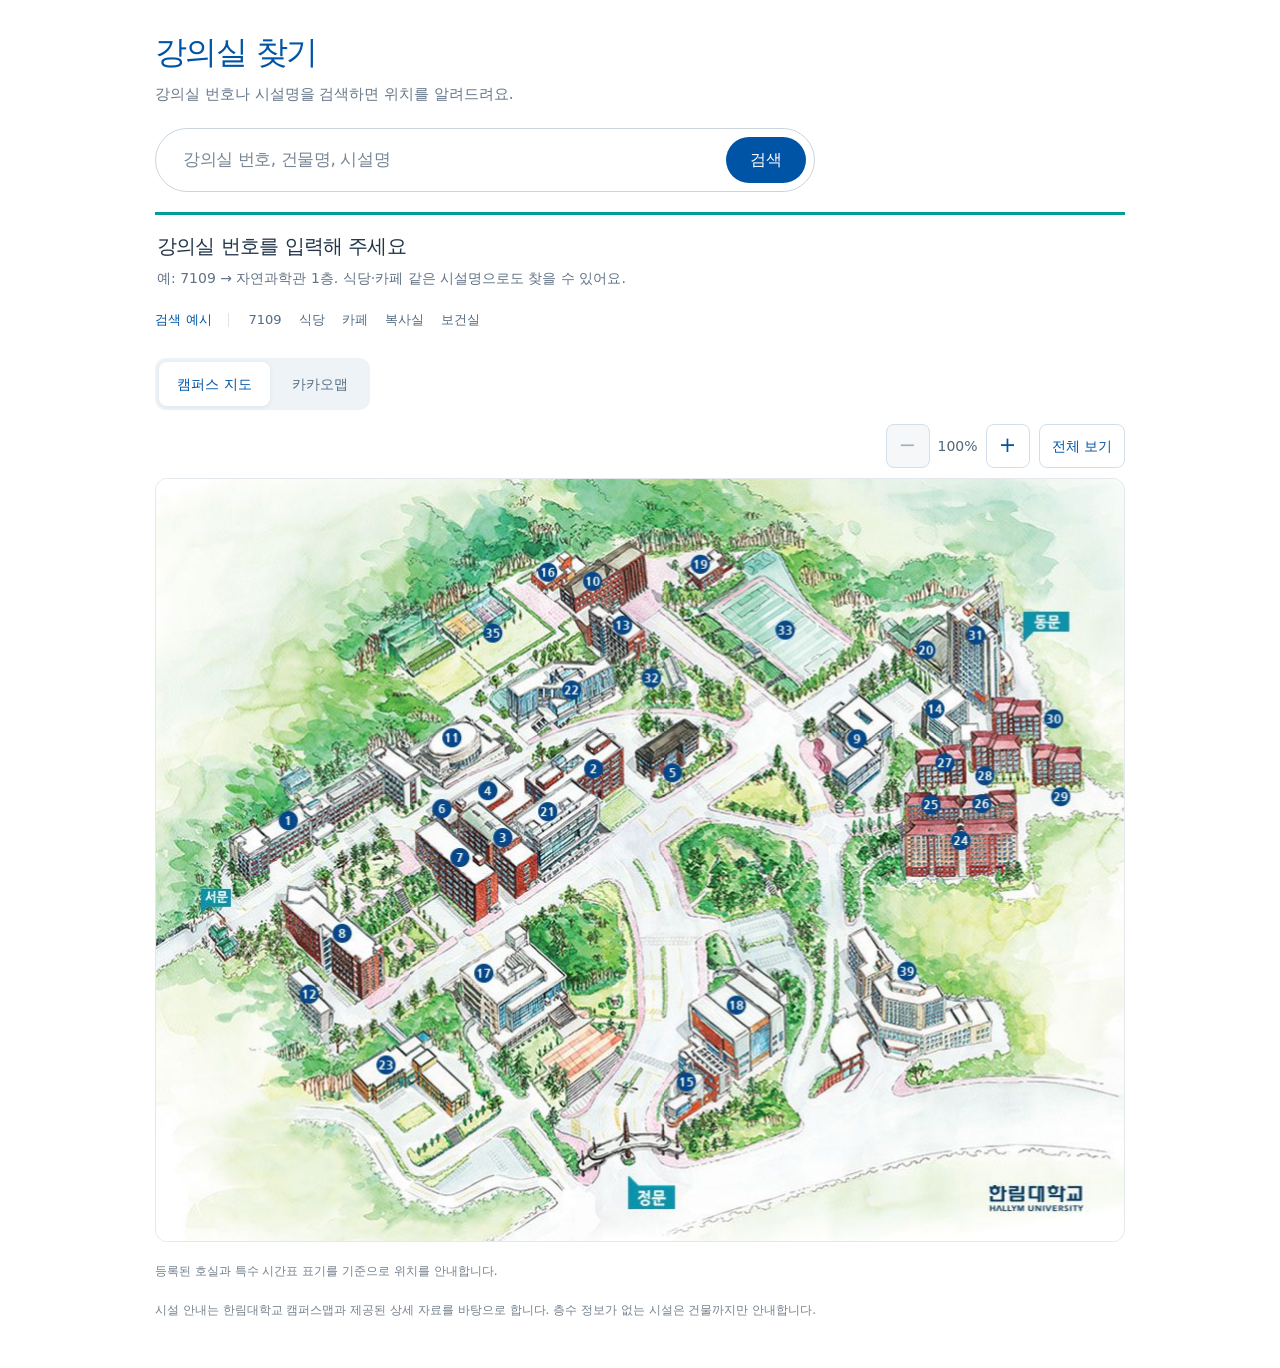
<file: index.html>
<!doctype html>
<html lang="ko">
<head>
  <meta charset="UTF-8">
  <meta name="viewport" content="width=device-width, initial-scale=1">
  <meta name="theme-color" content="#ffffff">
  <title>강의실 찾기</title>
  <link rel="icon" href="favicon.svg" type="image/svg+xml">
  <link rel="stylesheet" href="styles.css">
  <link rel="stylesheet" href="classrooms.css">
  <link rel="stylesheet" href="facilities.css">
  <link rel="stylesheet" href="directory.css">
  <link rel="stylesheet" href="map-navigation.css">
  <script type="module" src="classrooms.js"></script>
</head>
<body>
  <main class="map-main" style="padding-top:32px">
    <section class="classroom" aria-labelledby="map-title">
      <h1 id="map-title">강의실 찾기</h1>
      <p class="intro">강의실 번호나 시설명을 검색하면 위치를 알려드려요.</p>
      <form id="classroom-form" role="search">
        <label class="sr-only" for="room-query">강의실 번호, 건물명 또는 시설명</label>
        <div class="search-box"><input id="room-query" type="search" placeholder="강의실 번호, 건물명, 시설명" maxlength="60" enterkeyhint="search" autocomplete="off"><button class="room-submit" type="submit">검색</button></div>
      </form>
      <div class="room-result" role="status" aria-live="polite" aria-atomic="true"><h2 id="result-title"></h2><p id="result-detail"></p></div>
      <button id="feedback-open" class="feedback-open" type="button" hidden>정보가 다르거나 의견이 있나요?</button>
      <div class="examples" aria-label="예시 검색어"><span>검색 예시</span><button type="button" data-room="7109">7109</button><button type="button" data-room="식당">식당</button><button type="button" data-room="카페">카페</button><button type="button" data-room="복사실">복사실</button><button type="button" data-room="보건실">보건실</button></div>
      <p id="facility-count" role="status" hidden></p>
      <ul id="facility-results" aria-label="시설 검색 결과" hidden></ul>
      <div class="map-switch" role="group" aria-label="지도 선택">
        <button id="campus-view" type="button" aria-pressed="true" aria-controls="campus-panel">캠퍼스 지도</button>
        <button id="kakao-view" type="button" aria-pressed="false" aria-controls="kakao-panel">카카오맵</button>
      </div>
      <section id="kakao-panel" aria-label="카카오맵" hidden>
        <p id="kakao-status" role="status"></p>
        <div id="kakao-canvas" aria-label="한림대학교 카카오 지도"></div>
      </section>
      <div id="campus-panel">
      <div class="map-tools" role="group" aria-label="지도 확대 및 축소" style="justify-content:flex-end">
        <div class="map-buttons"><button id="map-out" type="button" aria-label="지도 축소" disabled>−</button><output id="map-scale" aria-label="지도 확대 비율">100%</output><button id="map-in" type="button" aria-label="지도 확대">+</button><button id="map-reset" type="button">전체 보기</button></div>
      </div>
      <div class="campus-map" tabindex="0" role="region" aria-label="캠퍼스 지도" aria-describedby="map-keyboard">
        <div class="map-stage">
        <img src="assets/campus-map.png" alt="한림대학교 캠퍼스 지도. 검색한 건물 위치는 지도 위 표시와 아래 검색 결과로 안내합니다." width="970" height="764">
        <img class="map-number-retouch" src="assets/campus-map-hidden-markers.png" alt="" aria-hidden="true">
        <img class="map-number-retouch map-number-retouch-34" src="assets/campus-map-hidden-markers.png" alt="" aria-hidden="true">
        <img class="map-number-retouch map-number-retouch-36" src="assets/campus-map-hidden-markers.png" alt="" aria-hidden="true">
        <img class="map-number-retouch map-number-retouch-38" src="assets/campus-map-hidden-markers.png" alt="" aria-hidden="true">
        <div id="map-pin" class="map-pin" hidden aria-hidden="true"><span id="pin-label"></span><i></i><b></b></div>
        </div>
      </div>
      <p id="map-keyboard" class="sr-only">지도에 초점을 두고 더하기·빼기 키로 확대·축소, 방향키로 이동, Home 키로 전체 보기를 할 수 있습니다.</p>
      </div>
      <p class="map-note">등록된 호실과 특수 시간표 표기를 기준으로 위치를 안내합니다.</p>
      <p class="map-note">시설 안내는 한림대학교 캠퍼스맵과 제공된 상세 자료를 바탕으로 합니다. 층수 정보가 없는 시설은 건물까지만 안내합니다.</p>
      <dialog id="feedback-dialog" class="feedback-dialog" aria-labelledby="feedback-title">
        <form id="feedback-form" method="dialog">
          <div class="feedback-heading"><h2 id="feedback-title">오류 제보 · 피드백</h2><button id="feedback-close" type="button" aria-label="피드백 창 닫기">×</button></div>
          <p id="feedback-context"></p>
          <label for="feedback-details">잘못된 정보나 개선 의견을 알려주세요.</label>
          <textarea id="feedback-details" rows="4" maxlength="500" required placeholder="예: 시설 위치가 달라요. 이런 기능이 있으면 좋겠어요."></textarea>
          <p id="feedback-submit-note" class="feedback-submit-note">다음 화면의 구글 폼에서 내용을 확인하고 ‘제출’을 눌러야 접수가 완료됩니다.</p>
          <button class="feedback-submit" type="submit" aria-describedby="feedback-submit-note">구글 폼으로 이동</button>
        </form>
      </dialog>
    </section>
  </main>
  <script>
    if (location.hostname.endsWith('.vercel.app')) {
      window.va = window.va || function () { (window.vaq = window.vaq || []).push(arguments); };
      var analyticsScript = document.createElement('script');
      analyticsScript.defer = true;
      analyticsScript.src = '/_vercel/insights/script.js';
      document.head.appendChild(analyticsScript);
    }
  </script>
</body>
</html>
</file>
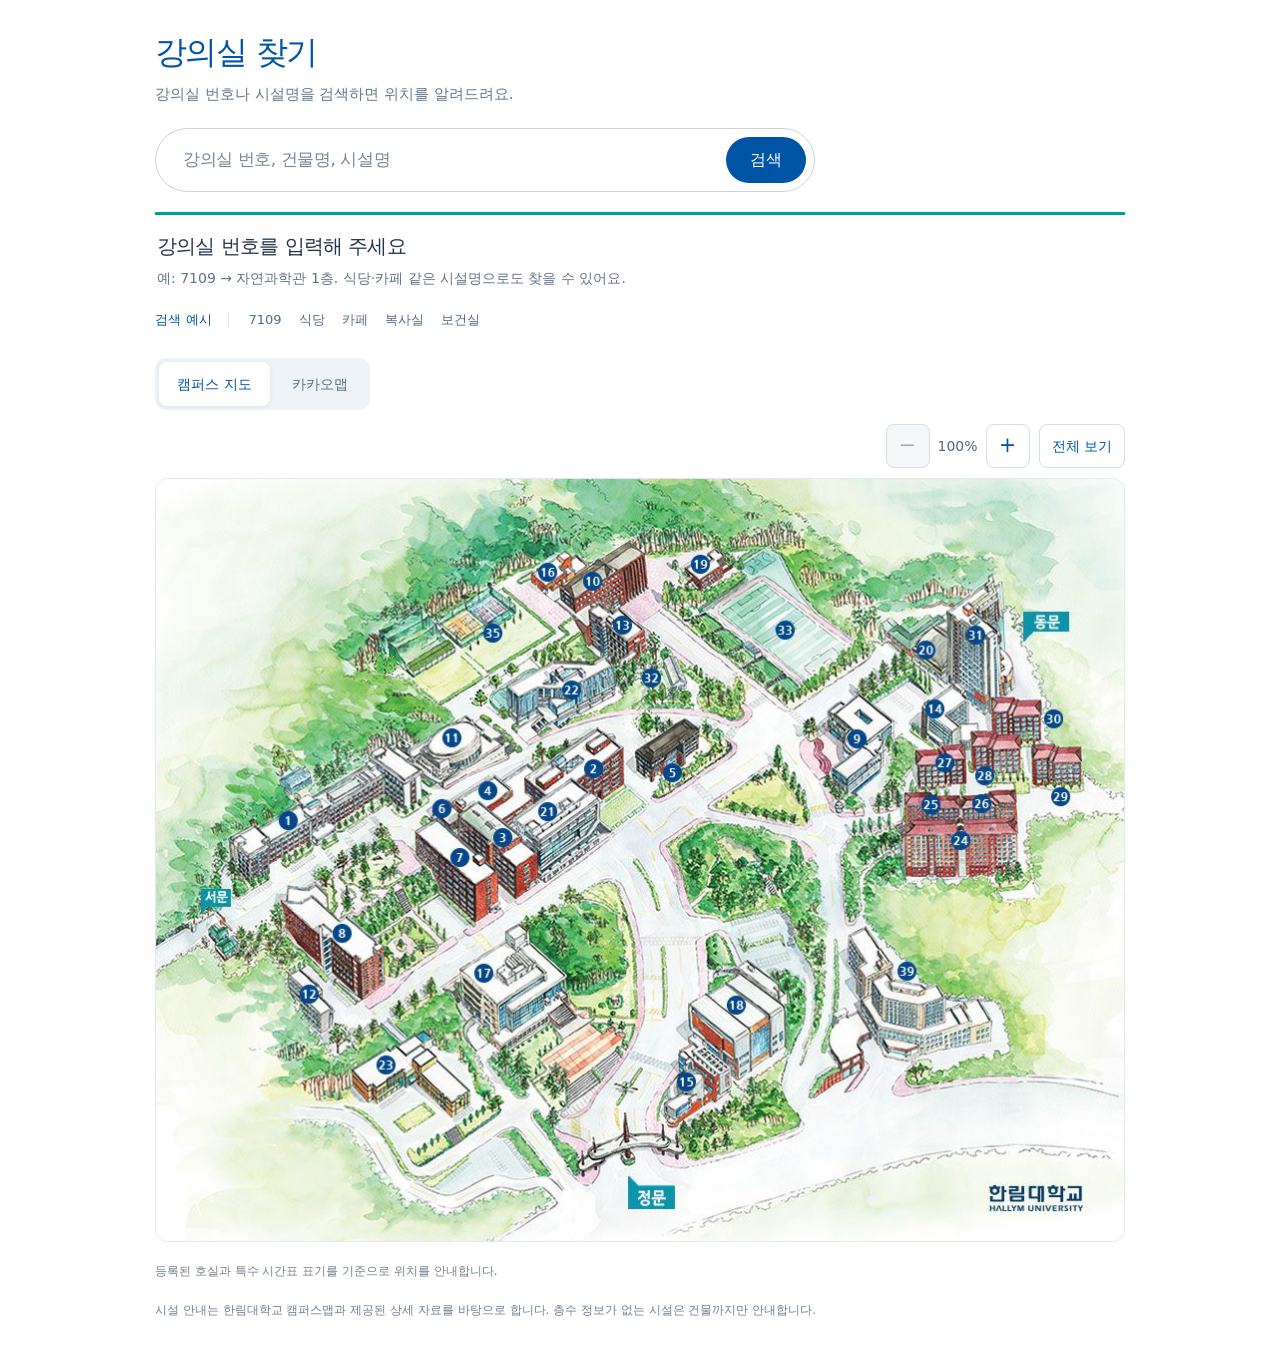
<file: classrooms.html>
<!doctype html>
<html lang="ko">
<head>
  <meta charset="UTF-8">
  <meta name="viewport" content="width=device-width, initial-scale=1">
  <meta name="theme-color" content="#ffffff">
  <title>강의실 찾기</title>
  <link rel="icon" href="favicon.svg" type="image/svg+xml">
  <link rel="stylesheet" href="styles.css">
  <link rel="stylesheet" href="classrooms.css">
  <link rel="stylesheet" href="facilities.css">
  <link rel="stylesheet" href="directory.css">
  <link rel="stylesheet" href="map-navigation.css">
  <script type="module" src="classrooms.js"></script>
</head>
<body>
  <main class="map-main" style="padding-top:32px">
    <section class="classroom" aria-labelledby="map-title">
      <h1 id="map-title">강의실 찾기</h1>
      <p class="intro">강의실 번호나 시설명을 검색하면 위치를 알려드려요.</p>
      <form id="classroom-form" role="search">
        <label class="sr-only" for="room-query">강의실 번호, 건물명 또는 시설명</label>
        <div class="search-box"><input id="room-query" type="search" placeholder="강의실 번호, 건물명, 시설명" maxlength="60" enterkeyhint="search" autocomplete="off"><button class="room-submit" type="submit">검색</button></div>
      </form>
      <div class="room-result" role="status" aria-live="polite" aria-atomic="true"><h2 id="result-title"></h2><p id="result-detail"></p></div>
      <button id="feedback-open" class="feedback-open" type="button" hidden>정보가 다르거나 의견이 있나요?</button>
      <div class="examples" aria-label="예시 검색어"><span>검색 예시</span><button type="button" data-room="7109">7109</button><button type="button" data-room="식당">식당</button><button type="button" data-room="카페">카페</button><button type="button" data-room="복사실">복사실</button><button type="button" data-room="보건실">보건실</button></div>
      <p id="facility-count" role="status" hidden></p>
      <ul id="facility-results" aria-label="시설 검색 결과" hidden></ul>
      <div class="map-switch" role="group" aria-label="지도 선택">
        <button id="campus-view" type="button" aria-pressed="true" aria-controls="campus-panel">캠퍼스 지도</button>
        <button id="kakao-view" type="button" aria-pressed="false" aria-controls="kakao-panel">카카오맵</button>
      </div>
      <section id="kakao-panel" aria-label="카카오맵" hidden>
        <p id="kakao-status" role="status"></p>
        <div id="kakao-canvas" aria-label="한림대학교 카카오 지도"></div>
      </section>
      <div id="campus-panel">
      <div class="map-tools" role="group" aria-label="지도 확대 및 축소" style="justify-content:flex-end">
        <div class="map-buttons"><button id="map-out" type="button" aria-label="지도 축소" disabled>−</button><output id="map-scale" aria-label="지도 확대 비율">100%</output><button id="map-in" type="button" aria-label="지도 확대">+</button><button id="map-reset" type="button">전체 보기</button></div>
      </div>
      <div class="campus-map" tabindex="0" role="region" aria-label="캠퍼스 지도" aria-describedby="map-keyboard">
        <div class="map-stage">
        <img src="assets/campus-map.png" alt="한림대학교 캠퍼스 지도. 검색한 건물 위치는 지도 위 표시와 아래 검색 결과로 안내합니다." width="970" height="764">
        <img class="map-number-retouch" src="assets/campus-map-hidden-markers.png" alt="" aria-hidden="true">
        <img class="map-number-retouch map-number-retouch-34" src="assets/campus-map-hidden-markers.png" alt="" aria-hidden="true">
        <img class="map-number-retouch map-number-retouch-36" src="assets/campus-map-hidden-markers.png" alt="" aria-hidden="true">
        <img class="map-number-retouch map-number-retouch-38" src="assets/campus-map-hidden-markers.png" alt="" aria-hidden="true">
        <div id="map-pin" class="map-pin" hidden aria-hidden="true"><span id="pin-label"></span><i></i><b></b></div>
        </div>
      </div>
      <p id="map-keyboard" class="sr-only">지도에 초점을 두고 더하기·빼기 키로 확대·축소, 방향키로 이동, Home 키로 전체 보기를 할 수 있습니다.</p>
      </div>
      <p class="map-note">등록된 호실과 특수 시간표 표기를 기준으로 위치를 안내합니다.</p>
      <p class="map-note">시설 안내는 한림대학교 캠퍼스맵과 제공된 상세 자료를 바탕으로 합니다. 층수 정보가 없는 시설은 건물까지만 안내합니다.</p>
      <dialog id="feedback-dialog" class="feedback-dialog" aria-labelledby="feedback-title">
        <form id="feedback-form" method="dialog">
          <div class="feedback-heading"><h2 id="feedback-title">오류 제보 · 피드백</h2><button id="feedback-close" type="button" aria-label="피드백 창 닫기">×</button></div>
          <p id="feedback-context"></p>
          <label for="feedback-details">잘못된 정보나 개선 의견을 알려주세요.</label>
          <textarea id="feedback-details" rows="4" maxlength="500" required placeholder="예: 시설 위치가 달라요. 이런 기능이 있으면 좋겠어요."></textarea>
          <p id="feedback-submit-note" class="feedback-submit-note">다음 화면의 구글 폼에서 내용을 확인하고 ‘제출’을 눌러야 접수가 완료됩니다.</p>
          <button class="feedback-submit" type="submit" aria-describedby="feedback-submit-note">구글 폼으로 이동</button>
        </form>
      </dialog>
    </section>
  </main>
  <script>
    if (location.hostname.endsWith('.vercel.app')) {
      window.va = window.va || function () { (window.vaq = window.vaq || []).push(arguments); };
      var analyticsScript = document.createElement('script');
      analyticsScript.defer = true;
      analyticsScript.src = '/_vercel/insights/script.js';
      document.head.appendChild(analyticsScript);
    }
  </script>
</body>
</html>
</file>
<file: styles.css>
:root{font-family:"Apple SD Gothic Neo","Malgun Gothic",system-ui,sans-serif;color:#23364a;background:#fff;font-size:16px;line-height:1.6;font-synthesis:none;--blue:#0054a6;--teal:#009e96}
*{box-sizing:border-box}body{margin:0;min-height:100vh;min-height:100svh;display:flex;flex-direction:column}button,input{font:inherit}main{flex:1;display:flex;justify-content:center;align-items:center;padding:70px 24px 130px}.search-home{width:100%;max-width:660px}.identity{display:flex;align-items:center;justify-content:center;gap:23px;margin-bottom:29px}.wordmark{flex-shrink:0}.school{display:flex;align-items:center;gap:11px;color:var(--blue);font-size:.9375rem;font-weight:600;letter-spacing:.06em;margin-bottom:8px}.school-symbol{display:block;position:relative;width:53px;height:27px;overflow:hidden;flex-shrink:0}.school-symbol img{position:absolute;width:70px;height:auto;max-width:none;left:-11.7px;top:-36.6px}h1{font-size:2.875rem;letter-spacing:-.07em;line-height:1.3;margin:0;font-weight:700;color:var(--blue)}.characters{width:115px;height:115px;object-fit:contain}.search-box{display:flex;align-items:center;border:1px solid #cad4dd;border-radius:34px;background:#fff;min-height:64px;padding:4px 8px 4px 27px;transition:box-shadow .15s,border-color .15s}.search-box:hover{box-shadow:0 2px 10px #193c6010}.search-box:focus-within{border-color:var(--blue);box-shadow:0 0 0 3px #0054a612}input{min-width:0;width:100%;border:0;outline:0;background:transparent;color:#23364a;font-size:1.0625rem;padding:12px 0;letter-spacing:-.025em}input::placeholder{color:#788695}.search-button{display:flex;align-items:center;justify-content:center;width:48px;height:48px;flex-shrink:0;border:0;border-radius:50%;background:transparent;color:var(--blue);cursor:pointer;margin-left:8px}.search-button:hover{background:#eff6fb;color:var(--teal)}.search-button svg{width:25px;height:25px;fill:none;stroke:currentColor;stroke-width:1.9;stroke-linecap:round;stroke-linejoin:round}.search-button:focus-visible{outline:2px solid var(--blue);outline-offset:2px}.feedback{margin-top:22px;color:#617184;font-size:.875rem;text-align:center;padding:0 15px;overflow-wrap:anywhere}footer{flex-shrink:0;text-align:center;padding:23px 24px 26px;color:#6c7886;border-top:1px solid #eef1f4;font-size:.8125rem}footer p{margin:0}footer strong{font-weight:600;color:#46576a}.mobile-break{display:none}.sr-only{position:absolute;width:1px;height:1px;padding:0;margin:-1px;overflow:hidden;clip:rect(0,0,0,0);white-space:nowrap;border:0}.skip{position:absolute;top:-80px;left:16px;padding:12px;background:white;color:var(--blue);z-index:2}.skip:focus{top:12px}
@media(max-width:600px){main{padding:50px 22px 105px}.identity{gap:12px;margin-bottom:27px}h1{font-size:2.125rem}.school{font-size:.8125rem;gap:8px;margin-bottom:8px}.characters{width:83px;height:83px}.school-symbol{width:44px;height:23px}.school-symbol img{width:58px;left:-9.7px;top:-30.3px}.search-box{min-height:58px;padding:3px 5px 3px 20px}input{font-size:1rem;letter-spacing:-.05em}.search-button{width:44px;height:44px;margin-left:3px}.search-button svg{width:23px;height:23px}footer{font-size:.75rem;padding:20px 18px;line-height:1.9}.mobile-break{display:block}}
@media(max-width:350px){main{padding-inline:16px}.identity{gap:8px}h1{font-size:1.875rem}.characters{width:70px;height:70px}.search-box{padding-left:15px}input{font-size:1rem}}
@media(prefers-reduced-motion:reduce){.search-box{transition:none}}

.examples{display:flex;justify-content:center;align-items:center;flex-wrap:wrap;column-gap:13px;margin-top:9px;color:#75818e;font-size:.8125rem}.examples>span{margin-right:5px;padding-right:16px;border-right:1px solid #dce3e9;line-height:1.1;color:var(--blue);font-weight:700;white-space:nowrap}.examples button{border:0;background:transparent;color:#526b83;font-size:.8125rem;min-height:44px;padding:8px 2px;cursor:pointer;text-underline-offset:4px}.examples button:hover{color:var(--blue);text-decoration:underline}.examples button:focus-visible{outline:2px solid var(--blue);outline-offset:2px;border-radius:3px}@media(max-width:600px){.examples{column-gap:10px;font-size:.75rem}.examples button{font-size:.75rem}}
</file>
<file: classrooms.css>
.map-header{width:100%;max-width:1018px;margin:auto;padding:24px;display:flex;justify-content:space-between;gap:16px;font-size:.875rem}.map-header a{color:var(--blue);text-decoration:none;font-weight:600;min-height:44px;display:flex;align-items:center}.map-header>span{color:#687c8d;align-self:center}.map-main{display:block;padding:12px 24px 48px}.classroom{max-width:970px;margin:auto}.classroom h1{font-size:2rem;letter-spacing:-.05em}.intro{margin:8px 0 22px;color:#66788a;font-size:.9375rem}.classroom form,.classroom .examples{max-width:660px}.classroom .examples{justify-content:flex-start;margin-bottom:16px}.room-submit{border:0;background:var(--blue);color:white;border-radius:28px;min-height:46px;padding:0 24px;cursor:pointer;flex-shrink:0;margin-left:8px}.room-submit:hover{background:#004483}.room-submit:focus-visible,.map-header a:focus-visible{outline:3px solid var(--teal);outline-offset:3px}.campus-map{position:relative;width:100%;border:1px solid #e2e8ec;border-radius:12px;background:#f5f8f6}.campus-map>img{display:block;width:100%;height:auto;border-radius:12px}.map-pin{position:absolute;transform:translate(-50%,-100%);display:flex;align-items:center;flex-direction:column;filter:drop-shadow(0 3px 4px #001d4144);pointer-events:none}.map-pin[hidden]{display:none}.map-pin>span{background:var(--blue);color:white;white-space:nowrap;padding:7px 13px;border-radius:8px;font-weight:700;font-size:.875rem}.map-pin i{width:0;height:0;border-left:8px solid transparent;border-right:8px solid transparent;border-top:12px solid var(--blue)}.map-pin b{position:absolute;bottom:-5px;width:11px;height:11px;border:3px solid white;border-radius:50%;background:var(--blue)}.map-pin.top-edge{transform:translate(-50%,0);flex-direction:column-reverse}.map-pin.top-edge i{transform:rotate(180deg)}.map-pin.top-edge b{top:-5px;bottom:auto}.room-result{border-top:3px solid var(--teal);margin-top:20px;padding:15px 2px 0}.room-result h2{margin:0;font-size:1.25rem;letter-spacing:-.04em}.room-result p{margin:5px 0;color:#627386;font-size:.875rem}.map-note{font-size:.75rem;color:#73808d;margin:20px 0 0}.classroom-entry{text-align:center;margin-top:18px}.classroom-entry a{display:inline-flex;gap:18px;align-items:center;padding:8px 18px;border:1px solid #dce5ec;border-radius:24px;color:var(--blue);text-decoration:none;font-size:.875rem;min-height:44px}@media(max-width:600px){.map-header{padding:12px 20px}.map-main{padding:12px 16px 32px}.classroom h1{font-size:1.65rem}.intro{font-size:.8125rem}.classroom .search-box{padding-left:16px}.room-submit{padding:0 18px;min-height:44px}.map-pin>span{font-size:.6875rem;padding:5px 8px}.room-result h2{font-size:1.125rem}.classroom .examples{column-gap:10px}}
.feedback-open{display:block;margin:7px 0 2px;padding:6px 2px;border:0;background:transparent;color:#66788a;font-size:.75rem;text-decoration:underline;text-underline-offset:3px;cursor:pointer}.feedback-open[hidden]{display:none}.feedback-open:focus-visible,.feedback-dialog button:focus-visible,.feedback-dialog textarea:focus-visible{outline:3px solid var(--teal);outline-offset:2px}.feedback-dialog{width:min(92vw,460px);border:0;border-radius:14px;padding:0;box-shadow:0 16px 50px #001d4140}.feedback-dialog::backdrop{background:#10243866}.feedback-dialog form{padding:22px;max-width:none}.feedback-heading{display:flex;align-items:center;justify-content:space-between;gap:16px}.feedback-heading h2{margin:0;font-size:1.2rem}.feedback-heading button{width:40px;height:40px;border:0;border-radius:50%;background:#f1f4f6;color:#3c5266;font-size:1.4rem;cursor:pointer}.feedback-dialog p{margin:8px 0 16px;color:#627386;font-size:.8125rem}.feedback-dialog label{display:block;margin-bottom:7px;font-weight:700}.feedback-dialog textarea{box-sizing:border-box;width:100%;resize:vertical;border:1px solid #cbd7df;border-radius:9px;padding:11px;font:inherit}.feedback-submit{width:100%;min-height:44px;margin-top:12px;border:0;border-radius:9px;background:var(--blue);color:white;font-weight:700;cursor:pointer}#feedback-status{margin-bottom:0;color:#126b67}
.classroom form{position:relative}.search-suggestions{position:absolute;z-index:20;top:calc(100% + 7px);left:0;width:100%;max-height:320px;overflow-y:auto;list-style:none;margin:0;padding:7px;background:#fff;border:1px solid #d7e0e7;border-radius:14px;box-shadow:0 12px 30px #183c6026}.search-suggestions[hidden]{display:none}.search-suggestions li{margin:0;padding:0}.search-suggestions button{display:flex;width:100%;flex-direction:column;align-items:flex-start;gap:1px;padding:10px 12px;border:0;border-radius:9px;background:#fff;color:#23364a;text-align:left;cursor:pointer}.search-suggestions button:hover,.search-suggestions button[aria-selected="true"]{background:#edf5fb}.search-suggestions strong{font-size:.9375rem}.search-suggestions span{color:#687c8d;font-size:.75rem}.search-suggestions button:focus-visible{outline:2px solid var(--teal);outline-offset:-2px}@media(max-width:600px){.search-suggestions{max-height:280px}.search-suggestions button{padding:11px 10px}}

#result-detail{white-space:pre-line}

.building-dialog{width:min(92vw,620px);max-height:85vh;max-height:85dvh;overflow-y:auto;margin:auto;padding:0;border:0;border-radius:16px;color:#23364a;background:#fff;box-shadow:0 16px 60px #001d4144}.building-dialog::backdrop{background:#10243888}.building-photo-header{display:flex;align-items:center;justify-content:space-between;gap:16px;padding:16px 20px}.building-photo-header h2{margin:0;font-size:1.2rem}.building-photo-header button{flex-shrink:0;width:44px;height:44px;border:0;border-radius:50%;background:#f1f4f6;color:#344c61;font-size:1.6rem;cursor:pointer}.building-photo-header button:focus-visible{outline:3px solid var(--teal);outline-offset:2px}.building-photo-body{margin:0 20px;background:#f5f7f9;border-radius:8px;overflow:hidden;min-height:100px}.building-photo-body img{display:block;width:100%;height:auto;max-height:60vh;object-fit:contain}.building-photo-body img[hidden]{display:none}.building-photo-body p{padding:28px 14px;text-align:center;font-size:.875rem;color:#66788a}.building-photo-credit{padding:12px 20px;margin:0;font-size:.75rem;color:#73808d}@media(max-width:600px){.building-dialog{width:100%;max-width:none;margin:auto 0 0;border-radius:18px 18px 0 0}.building-photo-header{padding:12px 16px}.building-photo-header h2{font-size:1.1rem}.building-photo-body{margin:0 16px}.building-photo-credit{padding-bottom:calc(16px + env(safe-area-inset-bottom))}}

.map-switch{display:flex;gap:4px;width:fit-content;padding:4px;margin:16px 0 10px;border-radius:11px;background:#eef3f7}.map-switch button{min-height:44px;padding:0 18px;border:0;border-radius:8px;color:#5b7083;background:transparent;font-size:.875rem;cursor:pointer}.map-switch button[aria-pressed="true"]{background:#fff;color:var(--blue);font-weight:700;box-shadow:0 1px 5px #183c6014}.map-switch button:focus-visible{outline:3px solid var(--teal);outline-offset:2px}#kakao-panel{position:relative;border:1px solid #e2e8ec;border-radius:12px;overflow:hidden;background:#f5f8f6}#kakao-panel[hidden],#campus-panel[hidden]{display:none}#kakao-canvas{width:100%;height:min(70vh,660px);min-height:380px}#kakao-status{position:absolute;z-index:4;top:12px;left:12px;right:12px;margin:0;padding:12px 16px;border-radius:8px;background:#fff;color:#526779;font-size:.875rem;box-shadow:0 2px 10px #193c6020}#kakao-status[hidden]{display:none}.kakao-building{display:block;min-width:30px;min-height:30px;padding:4px 8px;transform:translateY(-8px);border:2px solid #fff;border-radius:18px;background:#0054a6;color:#fff;font-size:12px;line-height:18px;font-family:inherit;cursor:pointer;box-shadow:0 1px 5px #001d4144;white-space:nowrap}.kakao-building[aria-pressed="true"]{background:#008c85;z-index:3}.kakao-building:focus-visible{outline:3px solid #009e96;outline-offset:3px}@media(max-width:600px){#kakao-canvas{height:62vh;min-height:360px}.map-switch{width:100%}.map-switch button{flex:1}}

.library-floor-picker{display:flex;flex-wrap:wrap;gap:6px;padding:0 20px 14px}.library-floor-picker[hidden]{display:none}.library-floor-picker button{white-space:nowrap;flex-shrink:0;min-height:44px;min-width:48px;padding:0 12px;border:1px solid #d3dfe8;border-radius:8px;background:#fff;color:#526b83;font:inherit;font-size:.875rem;cursor:pointer}.library-floor-picker button[aria-pressed="true"]{background:#0054a6;border-color:#0054a6;color:#fff;font-weight:700}.library-floor-picker button:focus-visible,.building-photo-large:focus-visible{outline:3px solid var(--teal);outline-offset:2px}.building-photo-large{display:block;width:fit-content;min-height:44px;margin:4px 20px 0;padding:10px 0;color:#0054a6;font-size:.8125rem;text-underline-offset:3px}.building-photo-large[hidden]{display:none}@media(max-width:600px){.library-floor-picker{display:grid;grid-template-columns:repeat(4,minmax(0,1fr));padding:0 16px 12px;gap:6px}.library-floor-picker button{min-width:0;width:100%;padding:0 4px;font-size:.8125rem}.building-photo-large{margin-left:16px}}
.room-plan-open{display:inline-flex;align-items:center;min-height:44px;margin-top:10px;padding:0 14px;border:1px solid #c9dce9;border-radius:8px;background:#edf5fb;color:var(--blue);font:inherit;font-size:.875rem;font-weight:600;cursor:pointer;white-space:nowrap}.room-plan-open[hidden]{display:none}.room-plan-open:hover{background:#dfedf8}.room-plan-open:focus-visible{outline:3px solid var(--teal);outline-offset:2px}
</file>
<file: facilities.css>
#facility-results{list-style:none;padding:0;margin:0 0 20px;display:grid;grid-template-columns:repeat(2,minmax(0,1fr));gap:10px}#facility-results[hidden]{display:none}#facility-results li{border:1px solid #dce5ec;border-radius:10px;padding:6px;background:#fff}#facility-results button{display:block;text-align:left;width:100%;border:0;border-radius:6px;padding:10px;background:white;color:#23364a;cursor:pointer}#facility-results button[aria-pressed=true]{background:#edf5fb}#facility-results strong,#facility-results span{display:block}#facility-results strong{font-size:1rem}#facility-results span{font-size:.875rem;color:#627386;margin-top:3px}#facility-results a{display:inline-block;padding:7px 10px;color:#0054a6;font-size:.875rem;min-height:40px}#facility-results button:focus-visible,#facility-results a:focus-visible{outline:2px solid #009e96;outline-offset:1px}@media(max-width:600px){#facility-results{grid-template-columns:1fr}}
.feedback-submit-note{margin:12px 0;color:#526779;font-size:.8125rem;line-height:1.65;word-break:keep-all}
</file>
<file: directory.css>
#facility-count{font-size:.875rem;color:#627386;margin:0 0 10px}#facility-results{max-height:350px;overflow-y:auto;overscroll-behavior:contain;padding:3px;scrollbar-gutter:stable}.map-note a{color:#0054a6}@media(max-width:600px){#facility-results{max-height:290px}}
</file>
<file: map-navigation.css>
.map-tools{display:flex;align-items:center;justify-content:space-between;gap:12px;margin:14px 0 10px}.map-tools p{font-size:.875rem;color:#627386;margin:0}.map-buttons{display:flex;gap:4px;align-items:center;flex-shrink:0}.map-buttons button{min-width:44px;min-height:44px;border:1px solid #d3dfe8;border-radius:8px;background:white;color:#0054a6;font-size:1.3rem;cursor:pointer}.map-buttons #map-reset{font-size:.875rem;padding:0 12px;margin-left:5px}.map-buttons button:disabled{color:#a5afb8;cursor:default;background:#f5f7f9}.map-buttons output{font-size:.875rem;min-width:48px;text-align:center;color:#526779}.map-buttons button:focus-visible,.campus-map:focus-visible{outline:3px solid #009e96;outline-offset:3px}.campus-map{aspect-ratio:970/764;overflow:hidden;touch-action:none;cursor:default;user-select:none}.campus-map.is-zoomed{cursor:grab}.campus-map.is-dragging{cursor:grabbing}.map-stage{position:absolute;inset:0;transform-origin:0 0;will-change:transform}.map-stage>img{display:block;width:100%;height:100%;pointer-events:none;-webkit-user-drag:none}.map-stage .map-pin{zoom:1;z-index:3}.map-hotspot{position:absolute;z-index:2;width:32px;height:32px;transform:translate(-50%,-50%);border:0;border-radius:50%;background:transparent;cursor:pointer}.map-hotspot:hover{background:#fff5;box-shadow:0 0 0 3px #009e96}.map-hotspot:focus-visible{outline:3px solid #009e96;outline-offset:2px;background:#fff8}@media(max-width:600px){.map-tools{align-items:flex-start;flex-direction:column;gap:8px}.map-buttons{align-self:flex-end}.map-tools p{font-size:.875rem}.map-hotspot{width:28px;height:28px}}
.map-stage>img.map-number-retouch{position:absolute;inset:0;clip-path:ellipse(1.45% 1.85% at 33.30% 28.53%)}
.map-stage>img.map-number-retouch-34{clip-path:ellipse(1.45% 1.85% at 77.84% 17.93%)}.map-stage>img.map-number-retouch-36{clip-path:ellipse(1.45% 1.85% at 23.71% 23.82%)}.map-stage>img.map-number-retouch-38{clip-path:ellipse(1.45% 1.85% at 11.55% 40.45%)}
</file>
